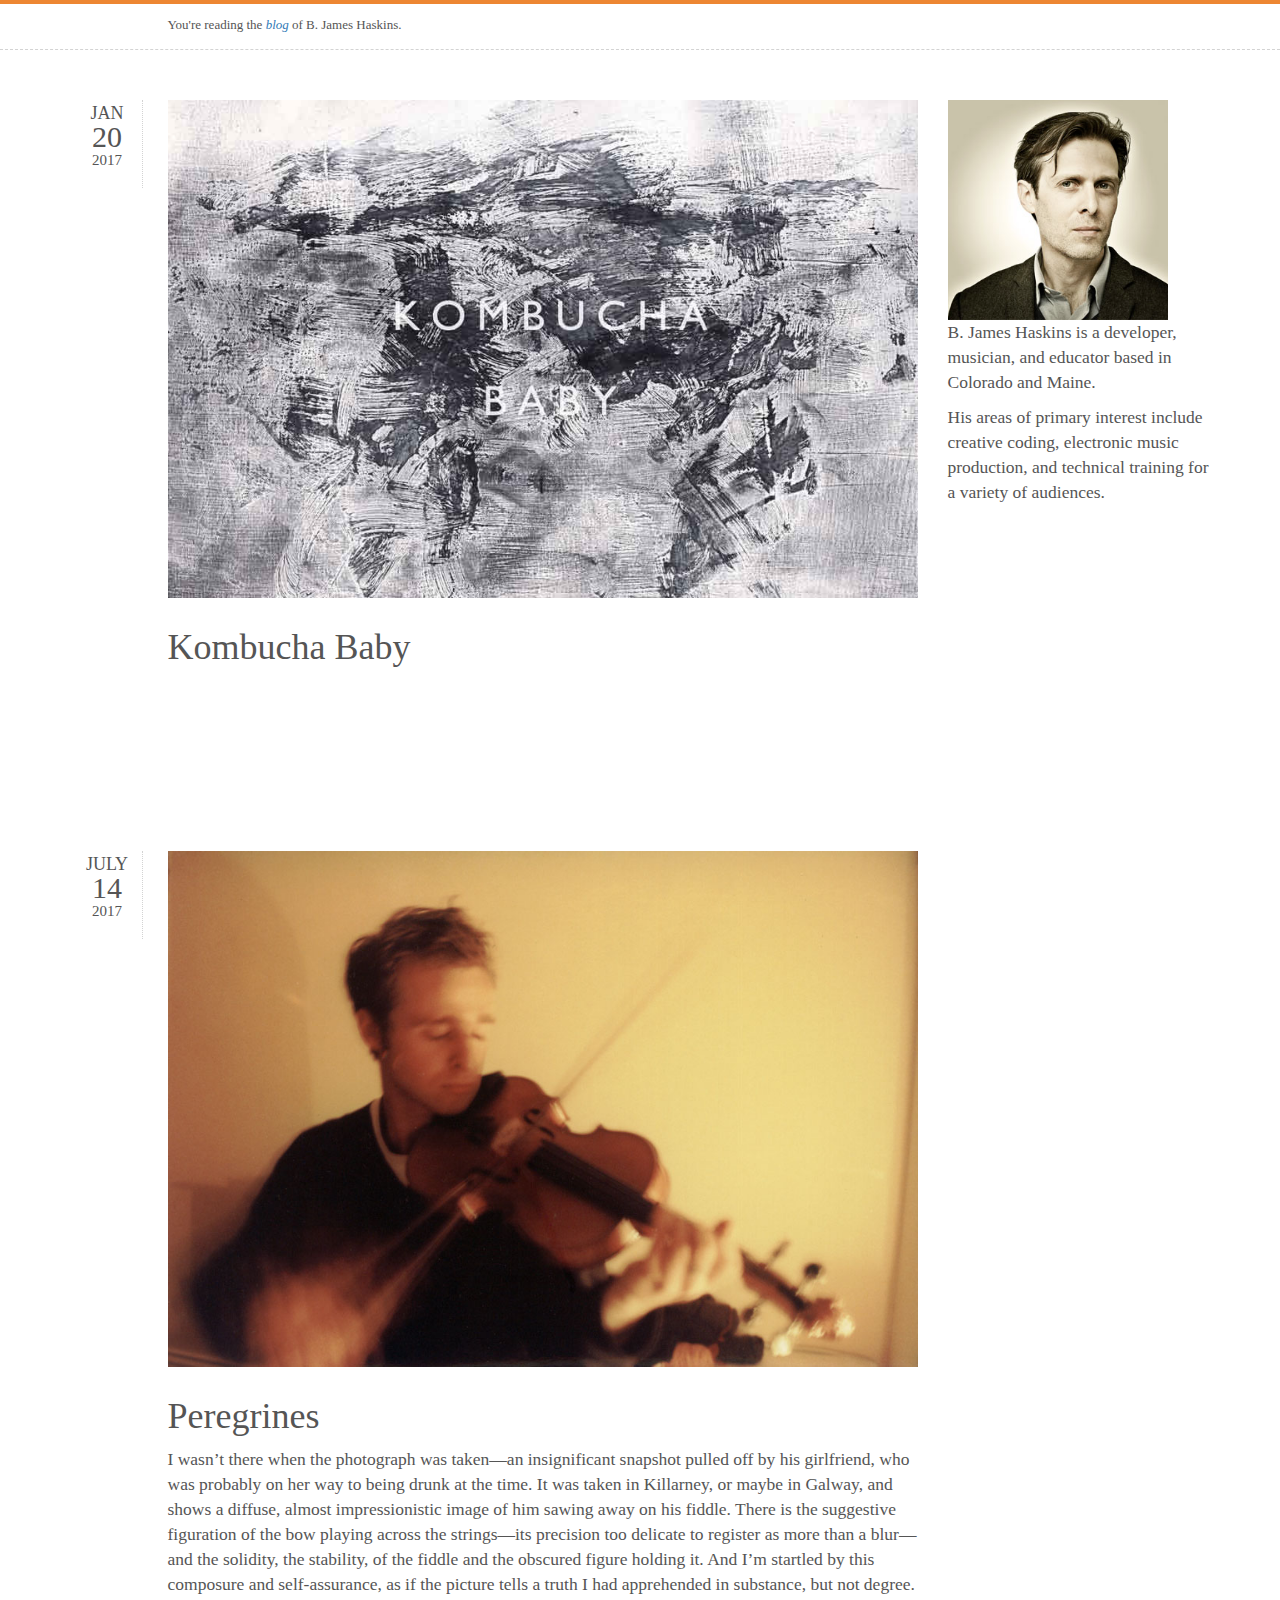
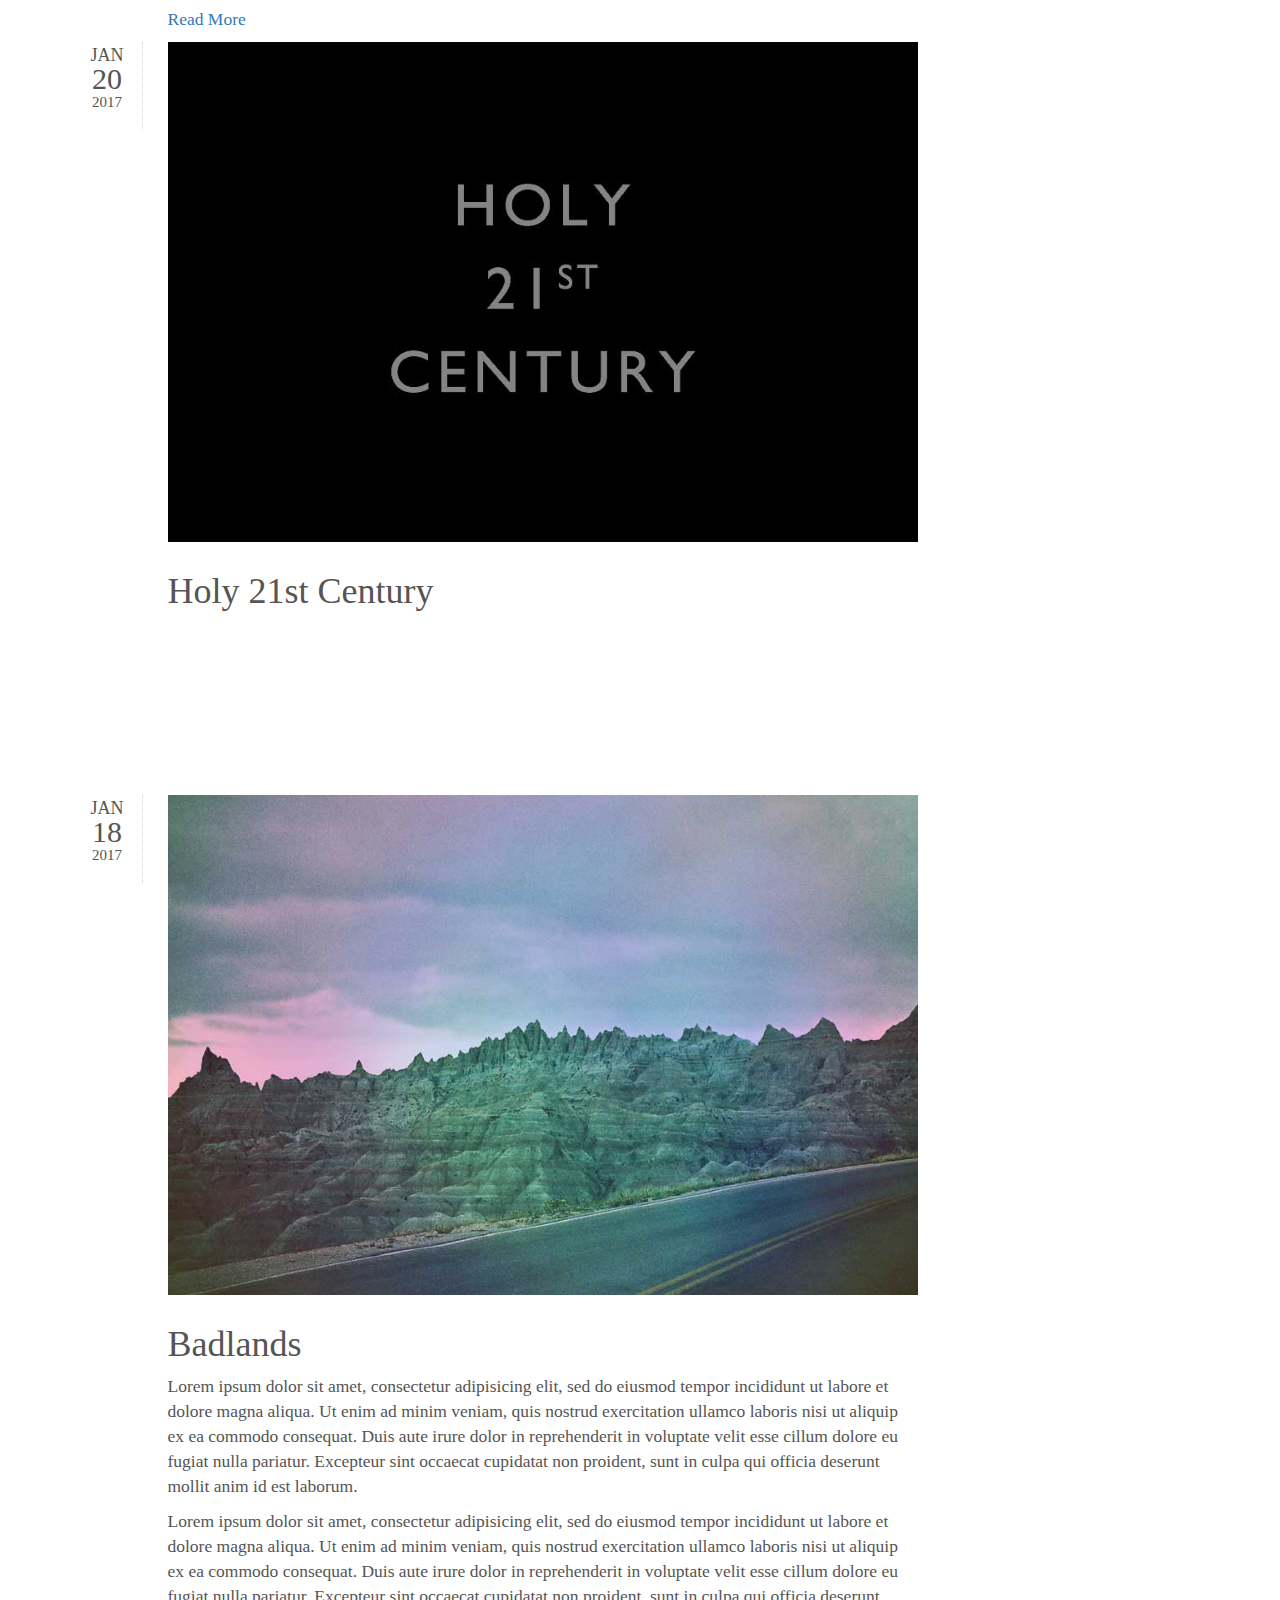
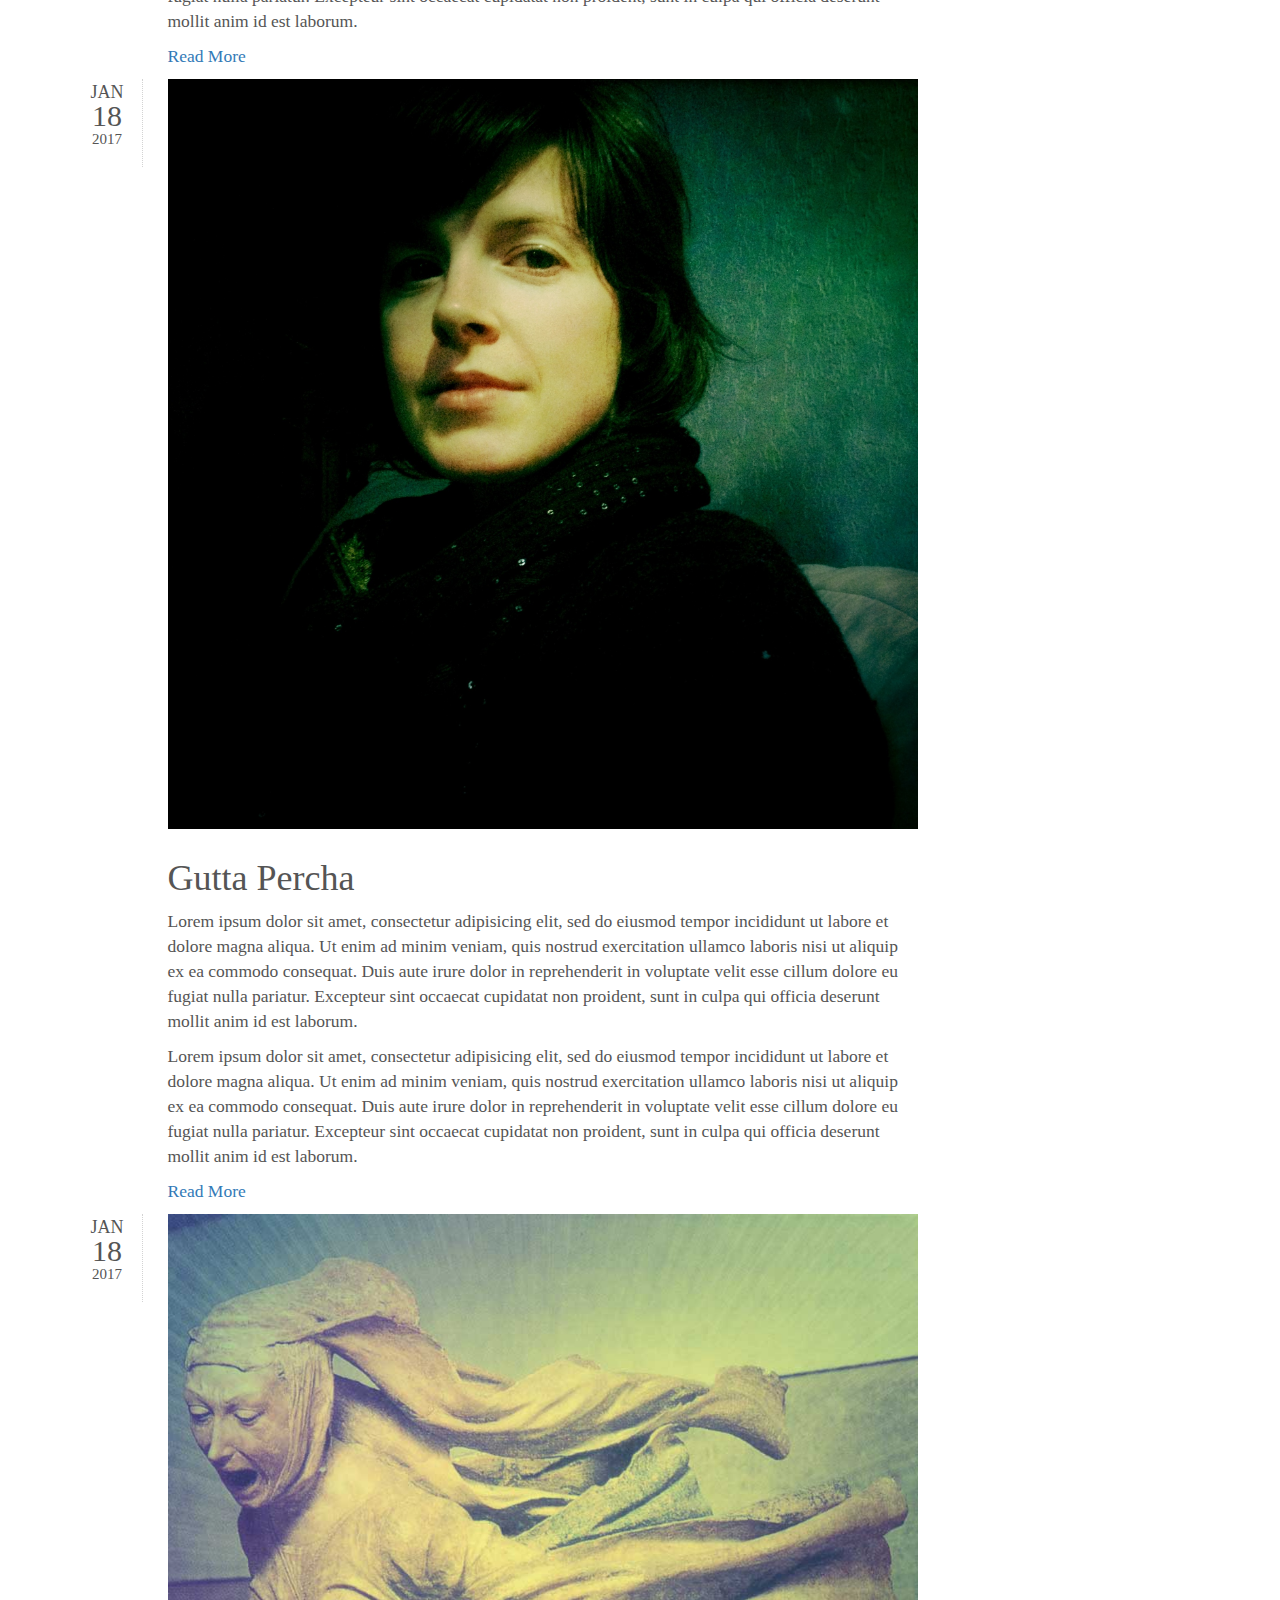
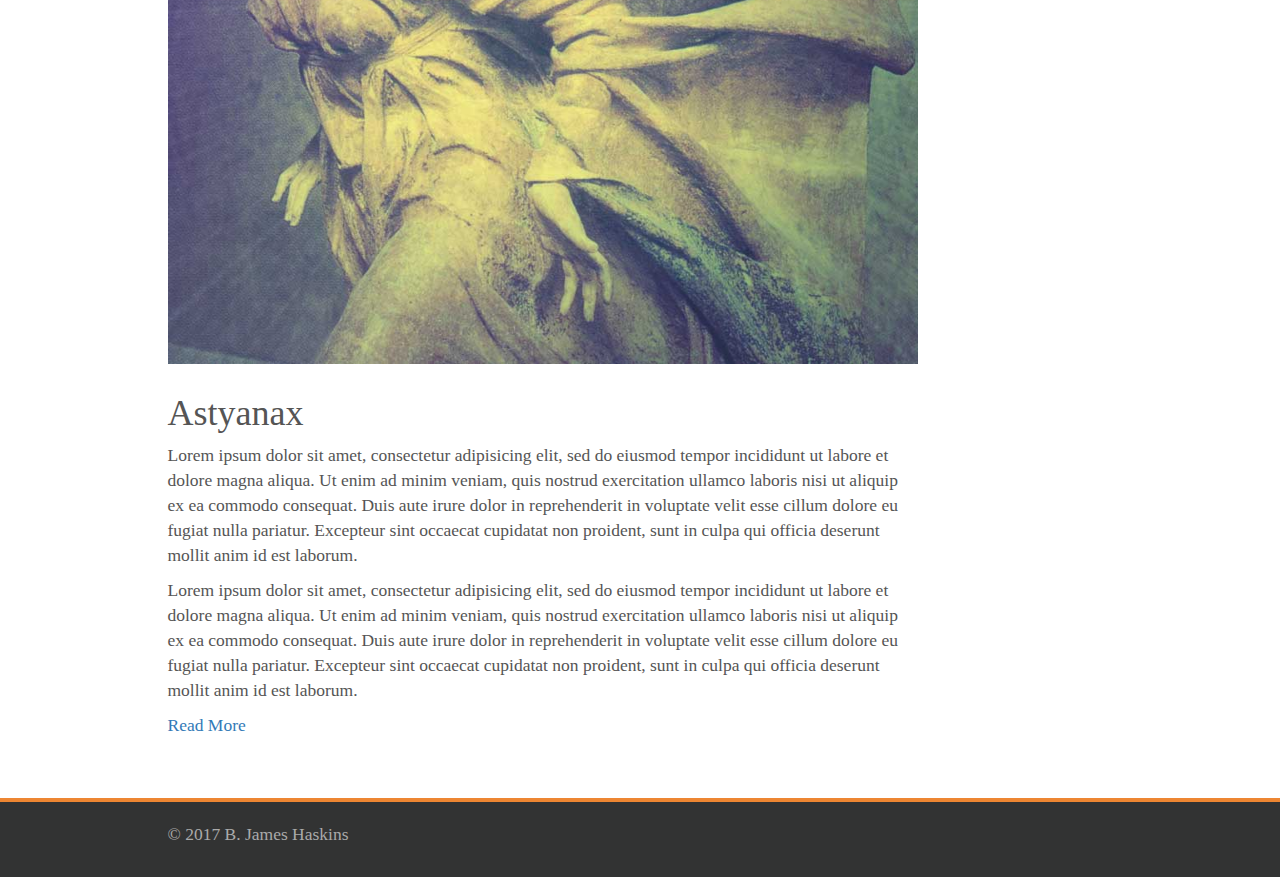
<file: index.html>
<!DOCTYPE html>
<html>
  <head>
    <title>My Blog</title>
    <meta charset="utf-8">
    <!-- styles -->
    <link rel="stylesheet" href="https://maxcdn.bootstrapcdn.com/bootstrap/3.3.6/css/bootstrap.min.css">
    <link rel="stylesheet" href="main.css">
  </head>
  <body>

    <!-- header -->
    <header>
      <div class="container">
        <div class="row">
          <div class="col-xs-9 col-xs-offset-1">
            <p>You're reading the <em><a href="./index.html">blog</a></em> of B. James Haskins.</p>
          </div>
        </div>
      </div>
    </header>

    <!-- main -->
    <main>
      <section>
        <div class="container">
          <div class="row">
            <div class="col-xs-8 col-xs-offset-1">
              <div class="row">
                <div class="col-xs-12">
                  <article>
                    <div class="date">
                      <span class="month">Jan</span>
                      <span class="day">20</span>
                      <span class="year">2017</span>
                    </div>
                    <img src="images/kombucha.jpg" alt="">
                    <h1>Kombucha Baby</h1>
                    <iframe width="100%" height="166" scrolling="no" frameborder="no" src="https://w.soundcloud.com/player/?url=https%3A//api.soundcloud.com/tracks/14375279&amp;color=ff5500&amp;auto_play=false&amp;hide_related=false&amp;show_comments=true&amp;show_user=true&amp;show_reposts=false"></iframe>
                  </article>
                </div>
                <div class="col-xs-12">
                  <article>
                    <div class="date">
                      <span class="month">July</span>
                      <span class="day">14</span>
                      <span class="year">2017</span>
                    </div>
                    <img src="images/peregrine.jpg" alt="">
                    <h1>Peregrines</h1>
                    <p>I wasn’t there when the photograph was taken—an insignificant snapshot pulled off by his girlfriend, who was probably on her way to being drunk at the time. It was taken in Killarney, or maybe in Galway, and shows a diffuse, almost impressionistic image of him sawing away on his fiddle. There is the suggestive figuration of the bow playing across the strings—its precision too delicate to register as more than a blur—and the solidity, the stability, of the fiddle and the obscured figure holding it. And I’m startled by this composure and self-assurance, as if the picture tells a truth I had apprehended in substance, but not degree.</p>
                    <p><a href="./post.html">Read More</a></p>
                  </article>
                </div>
                <div class="col-xs-12">
                  <article>
                    <div class="date">
                      <span class="month">Jan</span>
                      <span class="day">20</span>
                      <span class="year">2017</span>
                    </div>
                    <img src="images/holy-21.jpg" alt="">
                    <h1>Holy 21st Century</h1>
                    <iframe width="100%" height="166" scrolling="no" frameborder="no" src="https://w.soundcloud.com/player/?url=https%3A//api.soundcloud.com/tracks/93785729&amp;color=ff5500&amp;auto_play=false&amp;hide_related=false&amp;show_comments=true&amp;show_user=true&amp;show_reposts=false"></iframe>
                  </article>
                </div>
                <div class="col-xs-12">
                  <article>
                    <div class="date">
                      <span class="month">Jan</span>
                      <span class="day">18</span>
                      <span class="year">2017</span>
                    </div>
                    <img src="images/badlands.jpg" alt="">
                    <h1>Badlands</h1>
                    <p>Lorem ipsum dolor sit amet, consectetur adipisicing elit, sed do eiusmod tempor incididunt ut labore et dolore magna aliqua. Ut enim ad minim veniam, quis nostrud exercitation ullamco laboris nisi ut aliquip ex ea commodo consequat. Duis aute irure dolor in reprehenderit in voluptate velit esse cillum dolore eu fugiat nulla pariatur. Excepteur sint occaecat cupidatat non proident, sunt in culpa qui officia deserunt mollit anim id est laborum.</p>
                    <p>Lorem ipsum dolor sit amet, consectetur adipisicing elit, sed do eiusmod tempor incididunt ut labore et dolore magna aliqua. Ut enim ad minim veniam, quis nostrud exercitation ullamco laboris nisi ut aliquip ex ea commodo consequat. Duis aute irure dolor in reprehenderit in voluptate velit esse cillum dolore eu fugiat nulla pariatur. Excepteur sint occaecat cupidatat non proident, sunt in culpa qui officia deserunt mollit anim id est laborum.</p>
                    <p><a href="./post.html">Read More</a></p>
                  </article>
                </div>
                <div class="col-xs-12">
                  <article>
                    <div class="date">
                      <span class="month">Jan</span>
                      <span class="day">18</span>
                      <span class="year">2017</span>
                    </div>
                    <img src="images/guttaPercha1.jpg" alt="">
                    <h1>Gutta Percha</h1>
                    <p>Lorem ipsum dolor sit amet, consectetur adipisicing elit, sed do eiusmod tempor incididunt ut labore et dolore magna aliqua. Ut enim ad minim veniam, quis nostrud exercitation ullamco laboris nisi ut aliquip ex ea commodo consequat. Duis aute irure dolor in reprehenderit in voluptate velit esse cillum dolore eu fugiat nulla pariatur. Excepteur sint occaecat cupidatat non proident, sunt in culpa qui officia deserunt mollit anim id est laborum.</p>
                    <p>Lorem ipsum dolor sit amet, consectetur adipisicing elit, sed do eiusmod tempor incididunt ut labore et dolore magna aliqua. Ut enim ad minim veniam, quis nostrud exercitation ullamco laboris nisi ut aliquip ex ea commodo consequat. Duis aute irure dolor in reprehenderit in voluptate velit esse cillum dolore eu fugiat nulla pariatur. Excepteur sint occaecat cupidatat non proident, sunt in culpa qui officia deserunt mollit anim id est laborum.</p>
                    <p><a href="./post.html">Read More</a></p>
                  </article>
                </div>
                <div class="col-xs-12">
                  <article>
                    <div class="date">
                      <span class="month">Jan</span>
                      <span class="day">18</span>
                      <span class="year">2017</span>
                    </div>
                    <img src="images/astyanaxMed.jpg" alt="">
                    <h1>Astyanax</h1>
                    <p>Lorem ipsum dolor sit amet, consectetur adipisicing elit, sed do eiusmod tempor incididunt ut labore et dolore magna aliqua. Ut enim ad minim veniam, quis nostrud exercitation ullamco laboris nisi ut aliquip ex ea commodo consequat. Duis aute irure dolor in reprehenderit in voluptate velit esse cillum dolore eu fugiat nulla pariatur. Excepteur sint occaecat cupidatat non proident, sunt in culpa qui officia deserunt mollit anim id est laborum.</p>
                    <p>Lorem ipsum dolor sit amet, consectetur adipisicing elit, sed do eiusmod tempor incididunt ut labore et dolore magna aliqua. Ut enim ad minim veniam, quis nostrud exercitation ullamco laboris nisi ut aliquip ex ea commodo consequat. Duis aute irure dolor in reprehenderit in voluptate velit esse cillum dolore eu fugiat nulla pariatur. Excepteur sint occaecat cupidatat non proident, sunt in culpa qui officia deserunt mollit anim id est laborum.</p>
                    <p><a href="./post.html">Read More</a></p>
                  </article>
                </div>
              </div>
            </div>
            <div class="col-xs-3">
              <img src="bjh.png" class="author-photo" title="user photo">
              <p>B. James Haskins is a developer, musician, and educator based in Colorado and Maine.</p>
              <p>His areas of primary interest include creative coding, electronic music production, and technical training for a variety of audiences. </p>
            </div>
          </div>
        </div>
      </section>
    </main>

    <!-- footer -->
    <footer>
      <div class="container">
        <div class="row">
          <div class="col-xs-9 col-xs-offset-1">
            <p>&copy; 2017 B. James Haskins</p>
          </div>
        </div>
      </div>
    </footer>

  </body>
</html>
</file>
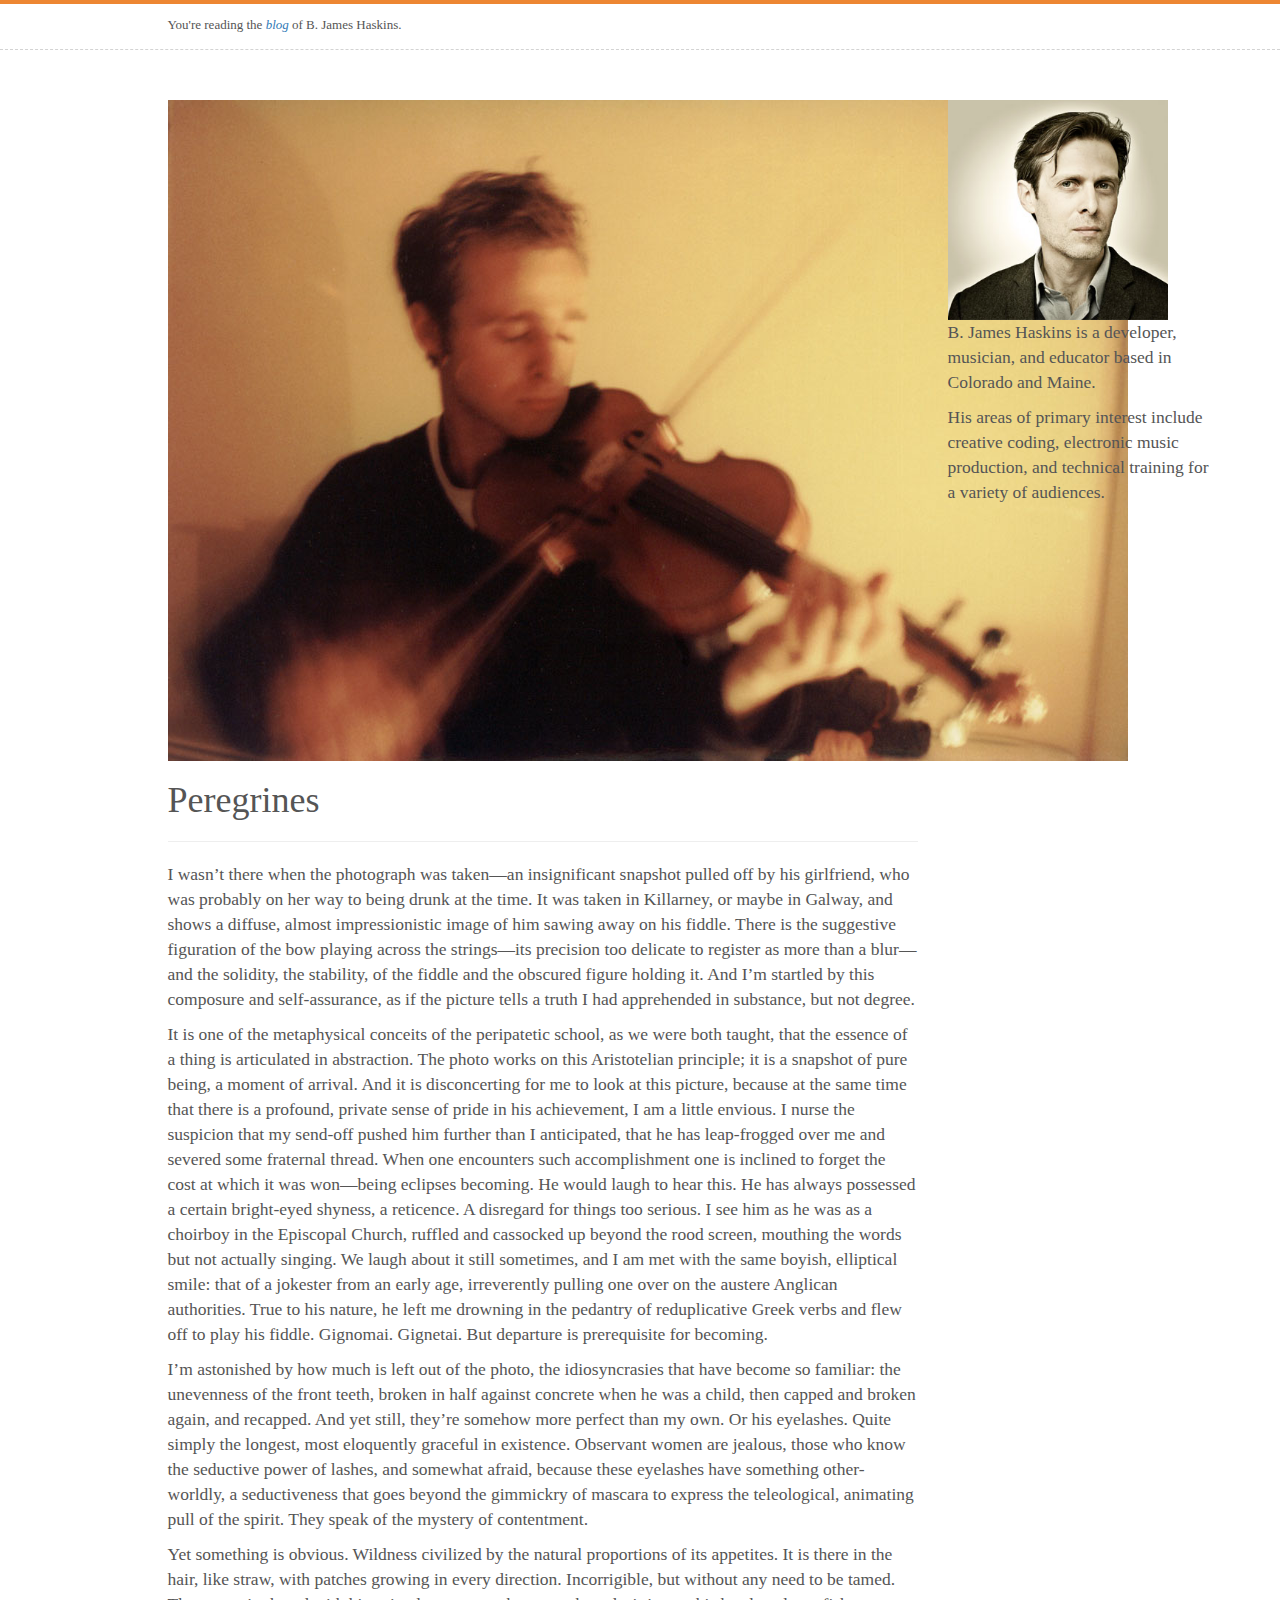
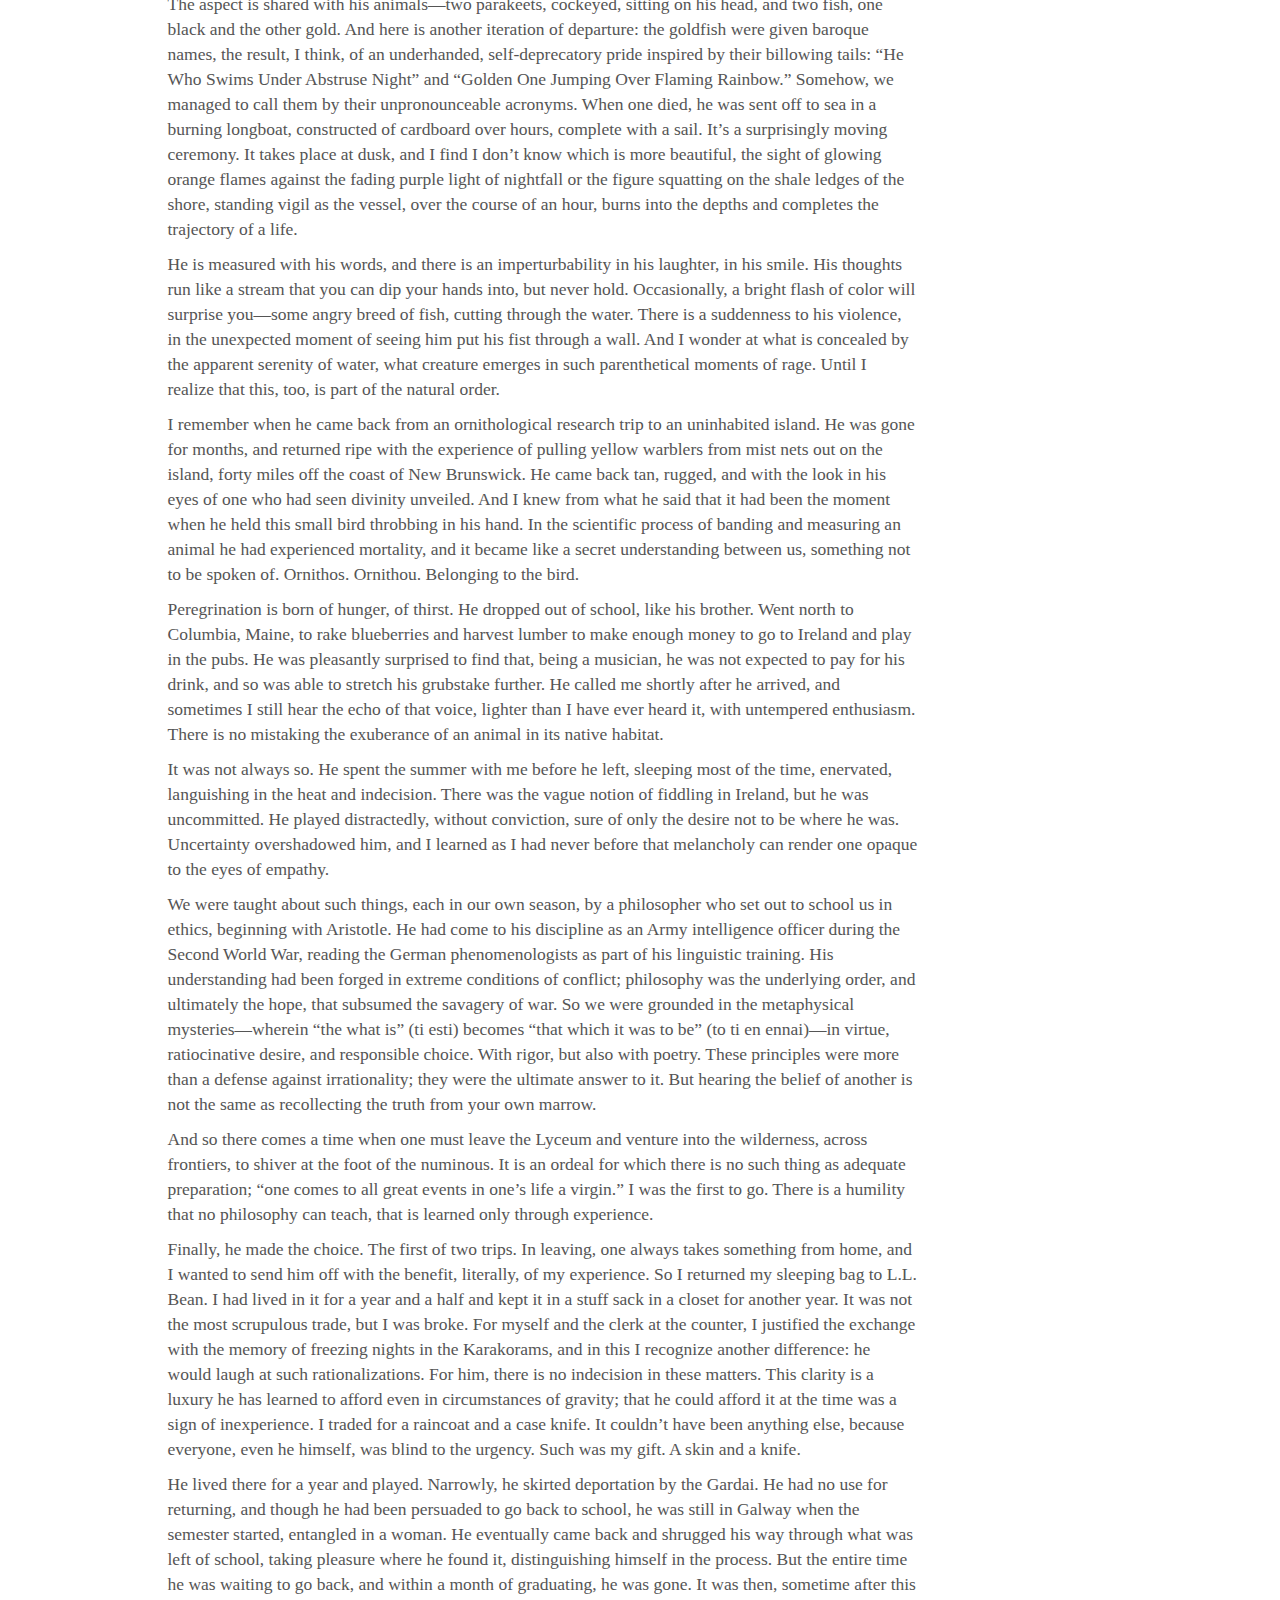
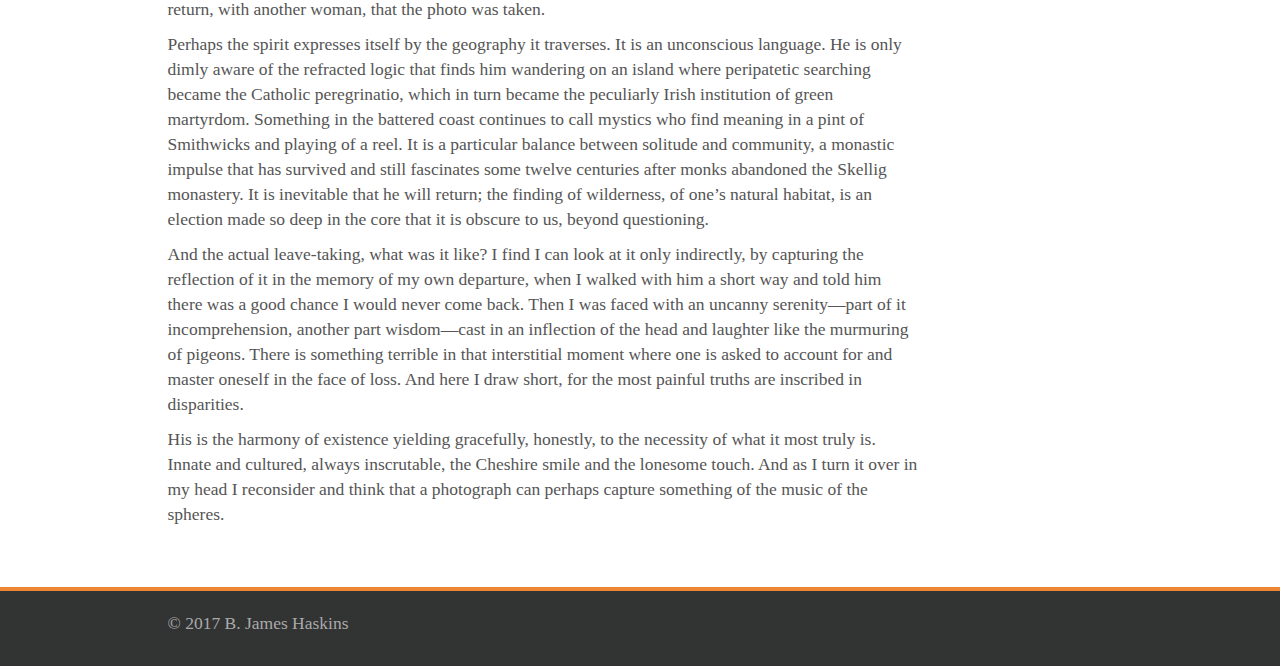
<file: gutta-percha.html>
<!DOCTYPE html>
<html>
  <head>
    <title>My Blog</title>
    <meta charset="utf-8">
    <!-- styles -->
    <link rel="stylesheet" href="https://maxcdn.bootstrapcdn.com/bootstrap/3.3.6/css/bootstrap.min.css">
    <link rel="stylesheet" href="main.css">
  </head>
  <body>

    <!-- header -->
    <header>
      <div class="container">
        <div class="row">
          <div class="col-xs-9 col-xs-offset-1">
            <p>You're reading the <em><a href="./index.html">blog</a></em> of B. James Haskins.</p>
          </div>
        </div>
      </div>
    </header>

    <!-- main -->
    <main>
      <section>
        <div class="container">
          <div class="row">
            <div class="col-xs-8 col-xs-offset-1">
              <div class="row">
                <div class="col-xs-12">
                  <img src="images/peregrine.jpg" alt="">
                  <h1>Peregrines</h1>
                  <hr>
                  <p>  I wasn’t there when the photograph was taken—an insignificant snapshot pulled off by his girlfriend, who was probably on her way to being drunk at the time. It was taken in Killarney, or maybe in Galway, and shows a diffuse, almost impressionistic image of him sawing away on his fiddle. There is the suggestive figuration of the bow playing across the strings—its precision too delicate to register as more than a blur—and the solidity, the stability, of the fiddle and the obscured figure holding it. And I’m startled by this composure and self-assurance, as if the picture tells a truth I had apprehended in substance, but not degree.</p>
                  <p>It is one of the metaphysical conceits of the peripatetic school, as we were both taught, that the essence of a thing is articulated in abstraction. The photo works on this Aristotelian principle; it is a snapshot of pure being, a moment of arrival. And it is disconcerting for me to look at this picture, because at the same time that there is a profound, private sense of pride in his achievement, I am a little envious. I nurse the suspicion that my send-off pushed him further than I anticipated, that he has leap-frogged over me and severed some fraternal thread. When one encounters such accomplishment one is inclined to forget the cost at which it was won—being eclipses becoming. He would laugh to hear this. He has always possessed a certain bright-eyed shyness, a reticence. A disregard for things too serious. I see him as he was as a choirboy in the Episcopal Church, ruffled and cassocked up beyond the rood screen, mouthing the words but not actually singing. We laugh about it still sometimes, and I am met with the same boyish, elliptical smile: that of a jokester from an early age, irreverently pulling one over on the austere Anglican authorities. True to his nature, he left me drowning in the pedantry of reduplicative Greek verbs and flew off to play his fiddle. Gignomai. Gignetai. But departure is prerequisite for becoming.</p>
                  <p>I’m astonished by how much is left out of the photo, the idiosyncrasies that have become so familiar: the unevenness of the front teeth, broken in half against concrete when he was a child, then capped and broken again, and recapped. And yet still, they’re somehow more perfect than my own. Or his eyelashes. Quite simply the longest, most eloquently graceful in existence. Observant women are jealous, those who know the seductive power of lashes, and somewhat afraid, because these eyelashes have something other-worldly, a seductiveness that goes beyond the gimmickry of mascara to express the teleological, animating pull of the spirit. They speak of the mystery of contentment.</p>
                  <p>Yet something is obvious. Wildness civilized by the natural proportions of its appetites. It is there in the hair, like straw, with patches growing in every direction. Incorrigible, but without any need to be tamed. The aspect is shared with his animals—two parakeets, cockeyed, sitting on his head, and two fish, one black and the other gold. And here is another iteration of departure: the goldfish were given baroque names, the result, I think, of an underhanded, self-deprecatory pride inspired by their billowing tails: “He Who Swims Under Abstruse Night” and “Golden One Jumping Over Flaming Rainbow.” Somehow, we managed to call them by their unpronounceable acronyms. When one died, he was sent off to sea in a burning longboat, constructed of cardboard over hours, complete with a sail. It’s a surprisingly moving ceremony. It takes place at dusk, and I find I don’t know which is more beautiful, the sight of glowing orange flames against the fading purple light of nightfall or the figure squatting on the shale ledges of the shore, standing vigil as the vessel, over the course of an hour, burns into the depths and completes the trajectory of a life.</p>
                  <p>He is measured with his words, and there is an imperturbability in his laughter, in his smile. His thoughts run like a stream that you can dip your hands into, but never hold. Occasionally, a bright flash of color will surprise you—some angry breed of fish, cutting through the water. There is a suddenness to his violence, in the unexpected moment of seeing him put his fist through a wall. And I wonder at what is concealed by the apparent serenity of water, what creature emerges in such parenthetical moments of rage. Until I realize that this, too, is part of the natural order.</p>
                  <p>I remember when he came back from an ornithological research trip to an uninhabited island. He was gone for months, and returned ripe with the experience of pulling yellow warblers from mist nets out on the island, forty miles off the coast of New Brunswick. He came back tan, rugged, and with the look in his eyes of one who had seen divinity unveiled. And I knew from what he said that it had been the moment when he held this small bird throbbing in his hand. In the scientific process of banding and measuring an animal he had experienced mortality, and it became like a secret understanding between us, something not to be spoken of. Ornithos. Ornithou. Belonging to the bird.</p>
                  <p>Peregrination is born of hunger, of thirst. He dropped out of school, like his brother. Went north to Columbia, Maine, to rake blueberries and harvest lumber to make enough money to go to Ireland and play in the pubs. He was pleasantly surprised to find that, being a musician, he was not expected to pay for his drink, and so was able to stretch his grubstake further. He called me shortly after he arrived, and sometimes I still hear the echo of that voice, lighter than I have ever heard it, with untempered enthusiasm. There is no mistaking the exuberance of an animal in its native habitat.</p>
                  <p>	It was not always so. He spent the summer with me before he left, sleeping most of the time, enervated, languishing in the heat and indecision. There was the vague notion of fiddling in Ireland, but he was uncommitted. He played distractedly, without conviction, sure of only the desire not to be where he was. Uncertainty overshadowed him, and I learned as I had never before that melancholy can render one opaque to the eyes of empathy.</p>
                  <p>	We were taught about such things, each in our own season, by a philosopher who set out to school us in ethics, beginning with Aristotle. He had come to his discipline as an Army intelligence officer during the Second World War, reading the German phenomenologists as part of his linguistic training. His understanding had been forged in extreme conditions of conflict; philosophy was the underlying order, and ultimately the hope, that subsumed the savagery of war. So we were grounded in the metaphysical mysteries—wherein “the what is” (ti esti) becomes “that which it was to be” (to ti en ennai)—in virtue, ratiocinative desire, and responsible choice. With rigor, but also with poetry. These principles were more than a defense against irrationality; they were the ultimate answer to it. But hearing the belief of another is not the same as recollecting the truth from your own marrow. </p>
                  <p>	And so there comes a time when one must leave the Lyceum and venture into the wilderness, across frontiers, to shiver at the foot of the numinous. It is an ordeal for which there is no such thing as adequate preparation; “one comes to all great events in one’s life a virgin.” I was the first to go. There is a humility that no philosophy can teach, that is learned only through experience. </p>
                  <p>	Finally, he made the choice. The first of two trips. In leaving, one always takes something from home, and I wanted to send him off with the benefit, literally, of my experience. So I returned my sleeping bag to L.L. Bean. I had lived in it for a year and a half and kept it in a stuff sack in a closet for another year. It was not the most scrupulous trade, but I was broke. For myself and the clerk at the counter, I justified the exchange with the memory of freezing nights in the Karakorams, and in this I recognize another difference: he would laugh at such rationalizations. For him, there is no indecision in these matters. This clarity is a luxury he has learned to afford even in circumstances of gravity; that he could afford it at the time was a sign of inexperience. I traded for a raincoat and a case knife. It couldn’t have been anything else, because everyone, even he himself, was blind to the urgency. Such was my gift. A skin and a knife.</p>
                  <p>	He lived there for a year and played. Narrowly, he skirted deportation by the Gardai. He had no use for returning, and though he had been persuaded to go back to school, he was still in Galway when the semester started, entangled in a woman. He eventually came back and shrugged his way through what was left of school, taking pleasure where he found it, distinguishing himself in the process. But the entire time he was waiting to go back, and within a month of graduating, he was gone. It was then, sometime after this return, with another woman, that the photo was taken. </p>
                  <p>Perhaps the spirit expresses itself by the geography it traverses. It is an unconscious language. He is only dimly aware of the refracted logic that finds him wandering on an island where peripatetic searching became the Catholic peregrinatio, which in turn became the peculiarly Irish institution of green martyrdom. Something in the battered coast continues to call mystics who find meaning in a pint of Smithwicks and playing of a reel. It is a particular balance between solitude and community, a monastic impulse that has survived and still fascinates some twelve centuries after monks abandoned the Skellig monastery. It is inevitable that he will return; the finding of wilderness, of one’s natural habitat, is an election made so deep in the core that it is obscure to us, beyond questioning.</p>
                  <p>And the actual leave-taking, what was it like? I find I can look at it only indirectly, by capturing the reflection of it in the memory of my own departure, when I walked with him a short way and told him there was a good chance I would never come back. Then I was faced with an uncanny serenity—part of it incomprehension, another part wisdom—cast in an inflection of the head and laughter like the murmuring of pigeons. There is something terrible in that interstitial moment where one is asked to account for and master oneself in the face of loss. And here I draw short, for the most painful truths are inscribed in disparities.</p>
                  <p>His is the harmony of existence yielding gracefully, honestly, to the necessity of what it most truly is. Innate and cultured, always inscrutable, the Cheshire smile and the lonesome touch. And as I turn it over in my head I reconsider and think that a photograph can perhaps capture something of the music of the spheres.</p>
                </div>
              </div>
            </div>
            <div class="col-xs-3">
              <img src="bjh.png" class="author-photo" title="user photo">
              <p>B. James Haskins is a developer, musician, and educator based in Colorado and Maine.</p>
              <p>His areas of primary interest include creative coding, electronic music production, and technical training for a variety of audiences. </p>
            </div>
          </div>
        </div>
      </section>
    </main>

    <!-- footer -->
    <footer>
      <div class="container">
        <div class="row">
          <div class="col-xs-9 col-xs-offset-1">
            <p>&copy; 2017 B. James Haskins</p>
          </div>
        </div>
      </div>
    </footer>

  </body>
</html>
</file>
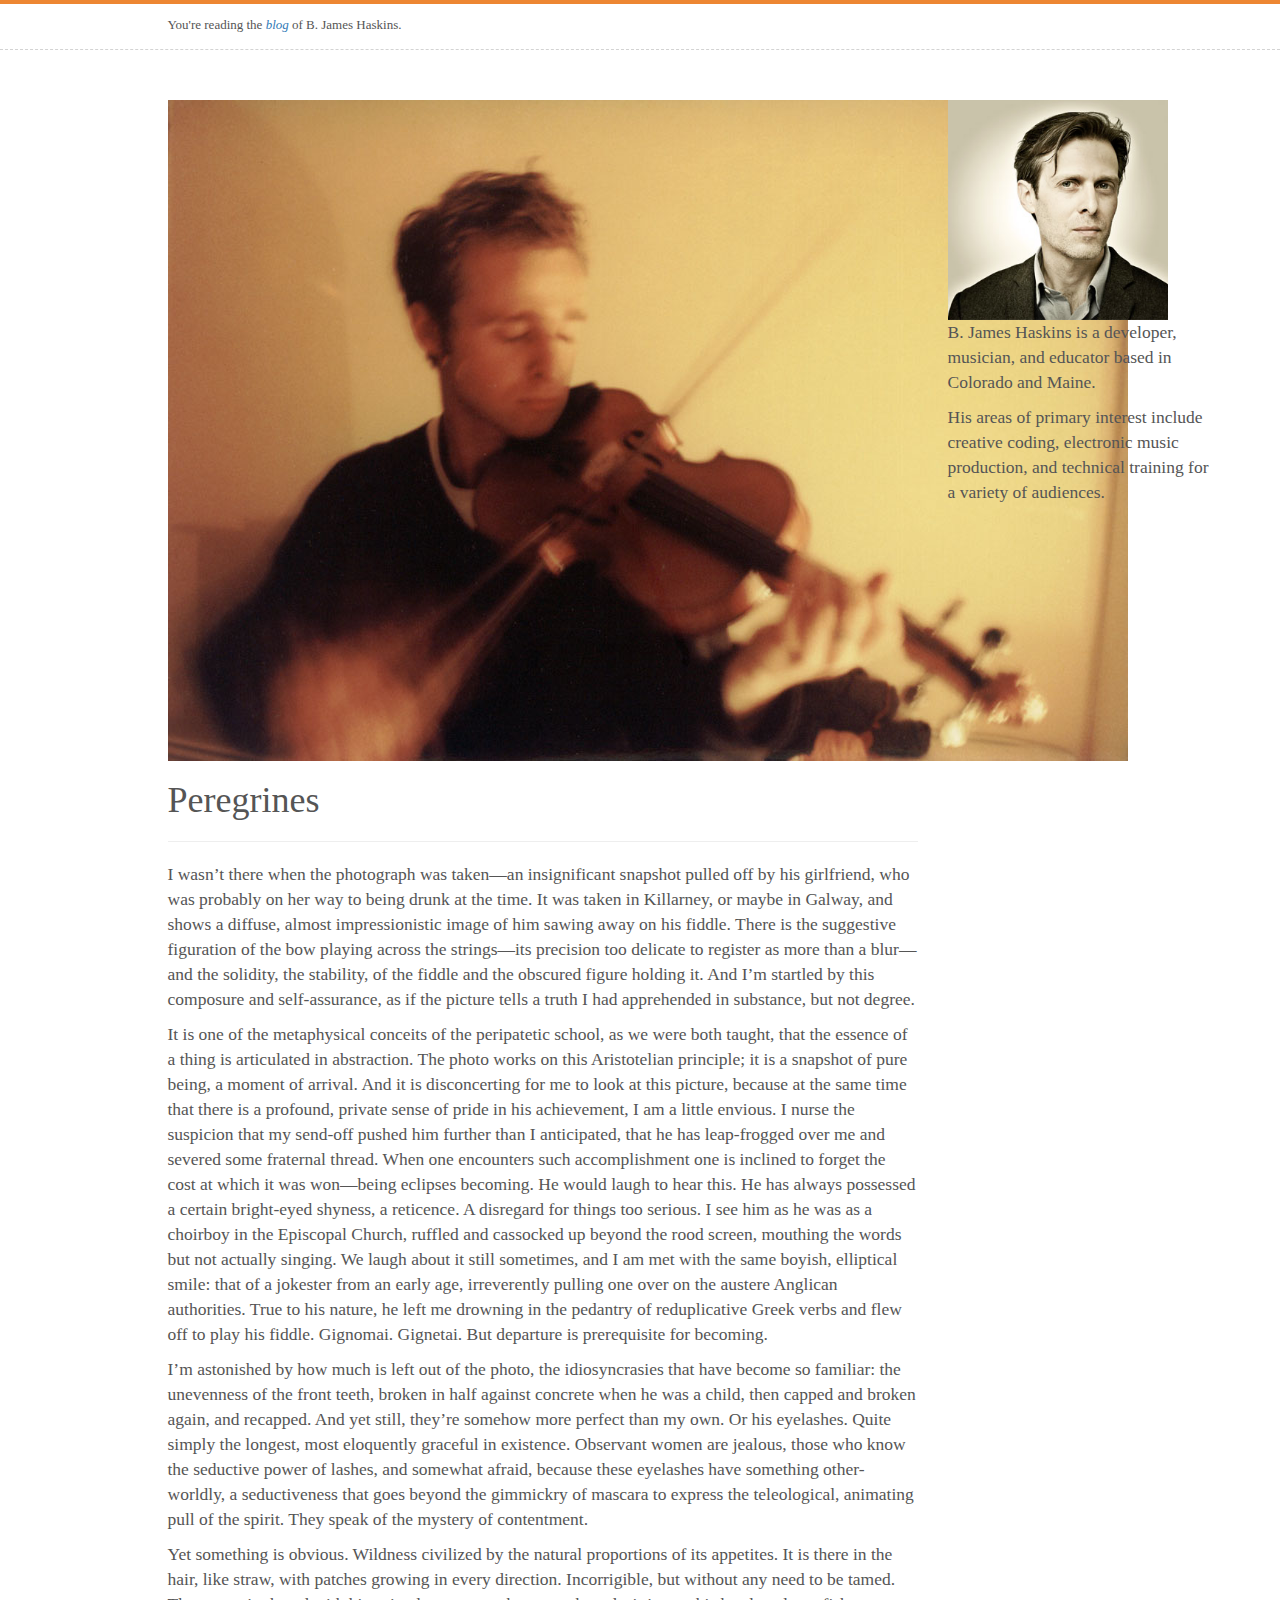
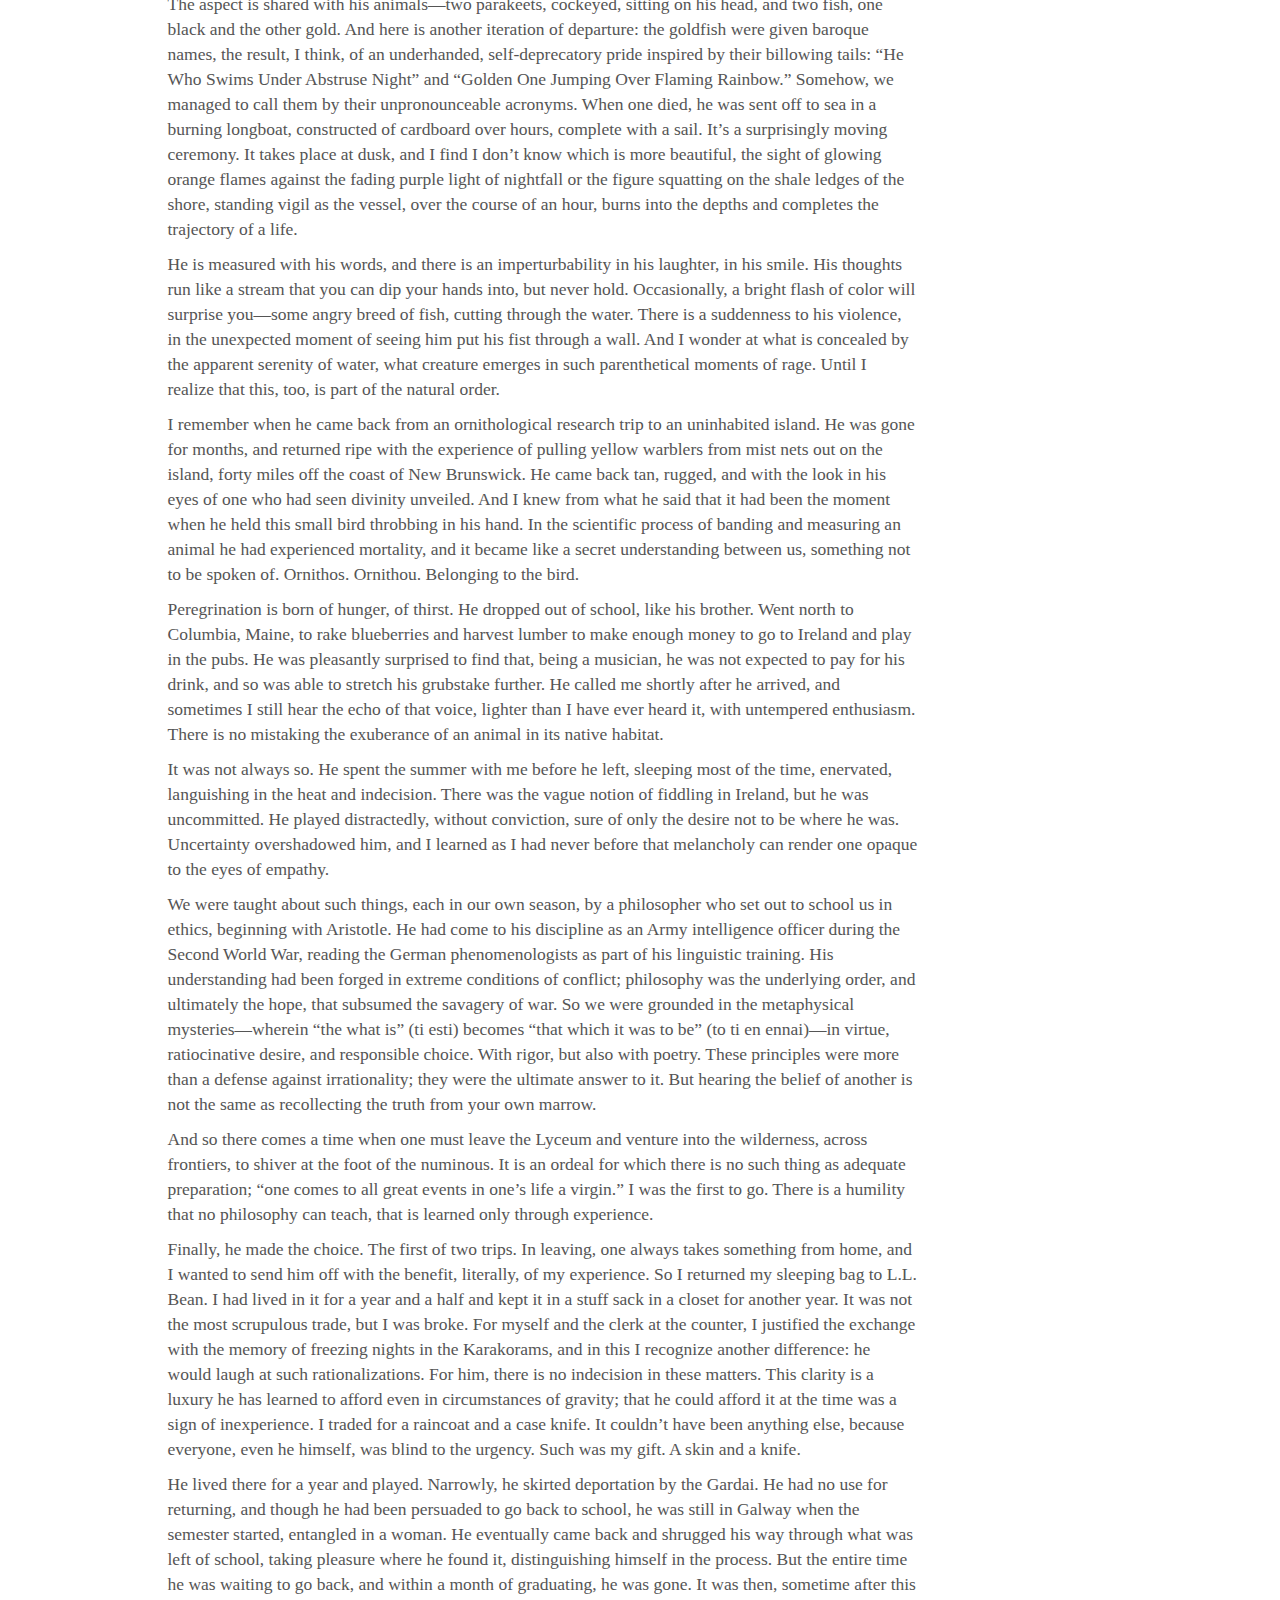
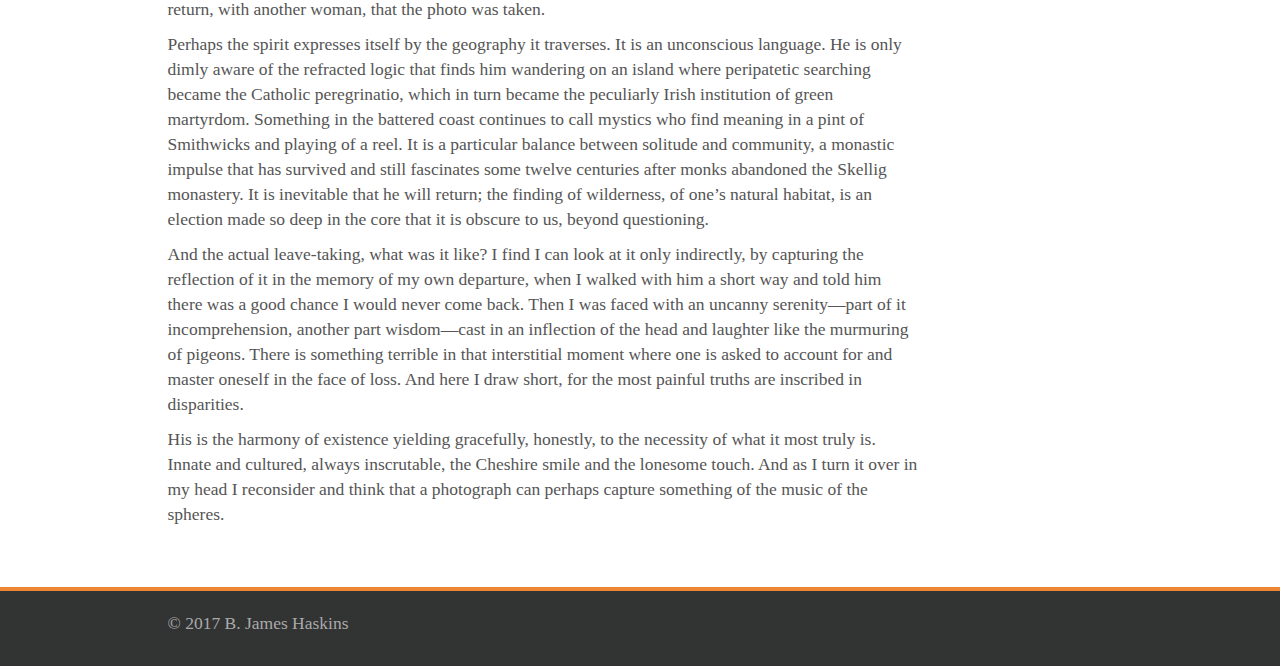
<file: post.html>
<!DOCTYPE html>
<html>
  <head>
    <title>My Blog</title>
    <meta charset="utf-8">
    <!-- styles -->
    <link rel="stylesheet" href="https://maxcdn.bootstrapcdn.com/bootstrap/3.3.6/css/bootstrap.min.css">
    <link rel="stylesheet" href="main.css">
  </head>
  <body>

    <!-- header -->
    <header>
      <div class="container">
        <div class="row">
          <div class="col-xs-9 col-xs-offset-1">
            <p>You're reading the <em><a href="./index.html">blog</a></em> of B. James Haskins.</p>
          </div>
        </div>
      </div>
    </header>

    <!-- main -->
    <main>
      <section>
        <div class="container">
          <div class="row">
            <div class="col-xs-8 col-xs-offset-1">
              <div class="row">
                <div class="col-xs-12">
                  <img src="images/peregrine.jpg" alt="">
                  <h1>Peregrines</h1>
                  <hr>
                  <p>I wasn’t there when the photograph was taken—an insignificant snapshot pulled off by his girlfriend, who was probably on her way to being drunk at the time. It was taken in Killarney, or maybe in Galway, and shows a diffuse, almost impressionistic image of him sawing away on his fiddle. There is the suggestive figuration of the bow playing across the strings—its precision too delicate to register as more than a blur—and the solidity, the stability, of the fiddle and the obscured figure holding it. And I’m startled by this composure and self-assurance, as if the picture tells a truth I had apprehended in substance, but not degree.</p>
                  <p>It is one of the metaphysical conceits of the peripatetic school, as we were both taught, that the essence of a thing is articulated in abstraction. The photo works on this Aristotelian principle; it is a snapshot of pure being, a moment of arrival. And it is disconcerting for me to look at this picture, because at the same time that there is a profound, private sense of pride in his achievement, I am a little envious. I nurse the suspicion that my send-off pushed him further than I anticipated, that he has leap-frogged over me and severed some fraternal thread. When one encounters such accomplishment one is inclined to forget the cost at which it was won—being eclipses becoming. He would laugh to hear this. He has always possessed a certain bright-eyed shyness, a reticence. A disregard for things too serious. I see him as he was as a choirboy in the Episcopal Church, ruffled and cassocked up beyond the rood screen, mouthing the words but not actually singing. We laugh about it still sometimes, and I am met with the same boyish, elliptical smile: that of a jokester from an early age, irreverently pulling one over on the austere Anglican authorities. True to his nature, he left me drowning in the pedantry of reduplicative Greek verbs and flew off to play his fiddle. Gignomai. Gignetai. But departure is prerequisite for becoming.</p>
                  <p>I’m astonished by how much is left out of the photo, the idiosyncrasies that have become so familiar: the unevenness of the front teeth, broken in half against concrete when he was a child, then capped and broken again, and recapped. And yet still, they’re somehow more perfect than my own. Or his eyelashes. Quite simply the longest, most eloquently graceful in existence. Observant women are jealous, those who know the seductive power of lashes, and somewhat afraid, because these eyelashes have something other-worldly, a seductiveness that goes beyond the gimmickry of mascara to express the teleological, animating pull of the spirit. They speak of the mystery of contentment.</p>
                  <p>Yet something is obvious. Wildness civilized by the natural proportions of its appetites. It is there in the hair, like straw, with patches growing in every direction. Incorrigible, but without any need to be tamed. The aspect is shared with his animals—two parakeets, cockeyed, sitting on his head, and two fish, one black and the other gold. And here is another iteration of departure: the goldfish were given baroque names, the result, I think, of an underhanded, self-deprecatory pride inspired by their billowing tails: “He Who Swims Under Abstruse Night” and “Golden One Jumping Over Flaming Rainbow.” Somehow, we managed to call them by their unpronounceable acronyms. When one died, he was sent off to sea in a burning longboat, constructed of cardboard over hours, complete with a sail. It’s a surprisingly moving ceremony. It takes place at dusk, and I find I don’t know which is more beautiful, the sight of glowing orange flames against the fading purple light of nightfall or the figure squatting on the shale ledges of the shore, standing vigil as the vessel, over the course of an hour, burns into the depths and completes the trajectory of a life.</p>
                  <p>He is measured with his words, and there is an imperturbability in his laughter, in his smile. His thoughts run like a stream that you can dip your hands into, but never hold. Occasionally, a bright flash of color will surprise you—some angry breed of fish, cutting through the water. There is a suddenness to his violence, in the unexpected moment of seeing him put his fist through a wall. And I wonder at what is concealed by the apparent serenity of water, what creature emerges in such parenthetical moments of rage. Until I realize that this, too, is part of the natural order.</p>
                  <p>I remember when he came back from an ornithological research trip to an uninhabited island. He was gone for months, and returned ripe with the experience of pulling yellow warblers from mist nets out on the island, forty miles off the coast of New Brunswick. He came back tan, rugged, and with the look in his eyes of one who had seen divinity unveiled. And I knew from what he said that it had been the moment when he held this small bird throbbing in his hand. In the scientific process of banding and measuring an animal he had experienced mortality, and it became like a secret understanding between us, something not to be spoken of. Ornithos. Ornithou. Belonging to the bird.</p>
                  <p>Peregrination is born of hunger, of thirst. He dropped out of school, like his brother. Went north to Columbia, Maine, to rake blueberries and harvest lumber to make enough money to go to Ireland and play in the pubs. He was pleasantly surprised to find that, being a musician, he was not expected to pay for his drink, and so was able to stretch his grubstake further. He called me shortly after he arrived, and sometimes I still hear the echo of that voice, lighter than I have ever heard it, with untempered enthusiasm. There is no mistaking the exuberance of an animal in its native habitat.</p>
                  <p>	It was not always so. He spent the summer with me before he left, sleeping most of the time, enervated, languishing in the heat and indecision. There was the vague notion of fiddling in Ireland, but he was uncommitted. He played distractedly, without conviction, sure of only the desire not to be where he was. Uncertainty overshadowed him, and I learned as I had never before that melancholy can render one opaque to the eyes of empathy.</p>
                  <p>	We were taught about such things, each in our own season, by a philosopher who set out to school us in ethics, beginning with Aristotle. He had come to his discipline as an Army intelligence officer during the Second World War, reading the German phenomenologists as part of his linguistic training. His understanding had been forged in extreme conditions of conflict; philosophy was the underlying order, and ultimately the hope, that subsumed the savagery of war. So we were grounded in the metaphysical mysteries—wherein “the what is” (ti esti) becomes “that which it was to be” (to ti en ennai)—in virtue, ratiocinative desire, and responsible choice. With rigor, but also with poetry. These principles were more than a defense against irrationality; they were the ultimate answer to it. But hearing the belief of another is not the same as recollecting the truth from your own marrow. </p>
                  <p>	And so there comes a time when one must leave the Lyceum and venture into the wilderness, across frontiers, to shiver at the foot of the numinous. It is an ordeal for which there is no such thing as adequate preparation; “one comes to all great events in one’s life a virgin.” I was the first to go. There is a humility that no philosophy can teach, that is learned only through experience. </p>
                  <p>	Finally, he made the choice. The first of two trips. In leaving, one always takes something from home, and I wanted to send him off with the benefit, literally, of my experience. So I returned my sleeping bag to L.L. Bean. I had lived in it for a year and a half and kept it in a stuff sack in a closet for another year. It was not the most scrupulous trade, but I was broke. For myself and the clerk at the counter, I justified the exchange with the memory of freezing nights in the Karakorams, and in this I recognize another difference: he would laugh at such rationalizations. For him, there is no indecision in these matters. This clarity is a luxury he has learned to afford even in circumstances of gravity; that he could afford it at the time was a sign of inexperience. I traded for a raincoat and a case knife. It couldn’t have been anything else, because everyone, even he himself, was blind to the urgency. Such was my gift. A skin and a knife.</p>
                  <p>	He lived there for a year and played. Narrowly, he skirted deportation by the Gardai. He had no use for returning, and though he had been persuaded to go back to school, he was still in Galway when the semester started, entangled in a woman. He eventually came back and shrugged his way through what was left of school, taking pleasure where he found it, distinguishing himself in the process. But the entire time he was waiting to go back, and within a month of graduating, he was gone. It was then, sometime after this return, with another woman, that the photo was taken. </p>
                  <p>Perhaps the spirit expresses itself by the geography it traverses. It is an unconscious language. He is only dimly aware of the refracted logic that finds him wandering on an island where peripatetic searching became the Catholic peregrinatio, which in turn became the peculiarly Irish institution of green martyrdom. Something in the battered coast continues to call mystics who find meaning in a pint of Smithwicks and playing of a reel. It is a particular balance between solitude and community, a monastic impulse that has survived and still fascinates some twelve centuries after monks abandoned the Skellig monastery. It is inevitable that he will return; the finding of wilderness, of one’s natural habitat, is an election made so deep in the core that it is obscure to us, beyond questioning.</p>
                  <p>And the actual leave-taking, what was it like? I find I can look at it only indirectly, by capturing the reflection of it in the memory of my own departure, when I walked with him a short way and told him there was a good chance I would never come back. Then I was faced with an uncanny serenity—part of it incomprehension, another part wisdom—cast in an inflection of the head and laughter like the murmuring of pigeons. There is something terrible in that interstitial moment where one is asked to account for and master oneself in the face of loss. And here I draw short, for the most painful truths are inscribed in disparities.</p>
                  <p>His is the harmony of existence yielding gracefully, honestly, to the necessity of what it most truly is. Innate and cultured, always inscrutable, the Cheshire smile and the lonesome touch. And as I turn it over in my head I reconsider and think that a photograph can perhaps capture something of the music of the spheres.</p>
                </div>
              </div>
            </div>
            <div class="col-xs-3">
              <img src="bjh.png" class="author-photo" title="user photo">
              <p>B. James Haskins is a developer, musician, and educator based in Colorado and Maine.</p>
              <p>His areas of primary interest include creative coding, electronic music production, and technical training for a variety of audiences. </p>
            </div>
          </div>
        </div>
      </section>
    </main>

    <!-- footer -->
    <footer>
      <div class="container">
        <div class="row">
          <div class="col-xs-9 col-xs-offset-1">
            <p>&copy; 2017 B. James Haskins</p>
          </div>
        </div>
      </div>
    </footer>

  </body>
</html>
</file>
<file: main.css>
/*
  global
 */

body {
  font-family: Doris, Georgia, serif;
  background-color: #ffffff;
  color: #555555;
  font-weight: 300;
  font-size: 1.75em;
}

section {
  padding: 50px;
}

/*
  header
 */

header {
  width: 100%;
  height: 50px;
  overflow: hidden;
  top: 0;
  left: 0;
  z-index: 999;
  font-size: small;
  border-top: 4px solid #ED8632;
  border-bottom: 1px dashed lightgray;
}

header p {
  padding-top: 12px;
}

/*
  article
 */

article > img {
  width: 100%;
  margin-bottom: 10px;
}
article .date {
  position: absolute;
  margin-left: -95px;
  border-right: 1px dotted lightgray;
  padding-top: 6px;
  width: 70px;
  font-weight: 400;
  padding-bottom: 20px;
  font-family: Vollkorn, Georgia, serif;
  text-align: center;
}

article .date .month {
  font-size: 18px;
  line-height: 15px;
  display: block;
  text-transform: uppercase;
}

article .date .day {
  font-size: 30px;
  line-height: 32px;
  display: block;
}

article .date .year {
  font-size: 15px;
  line-height: 15px;
  display: block;
}

/*
  author
 */

.author-photo {
  max-width: 220px;
  /*padding-top: 20px;
  margin: 20px 0px;;*/
}

/*
  footer
 */

 footer {
  border-top: 4px solid #ED8632;
  background-color: #323333;
  color: #aaaaaa;
  padding: 20px;
 }
</file>
